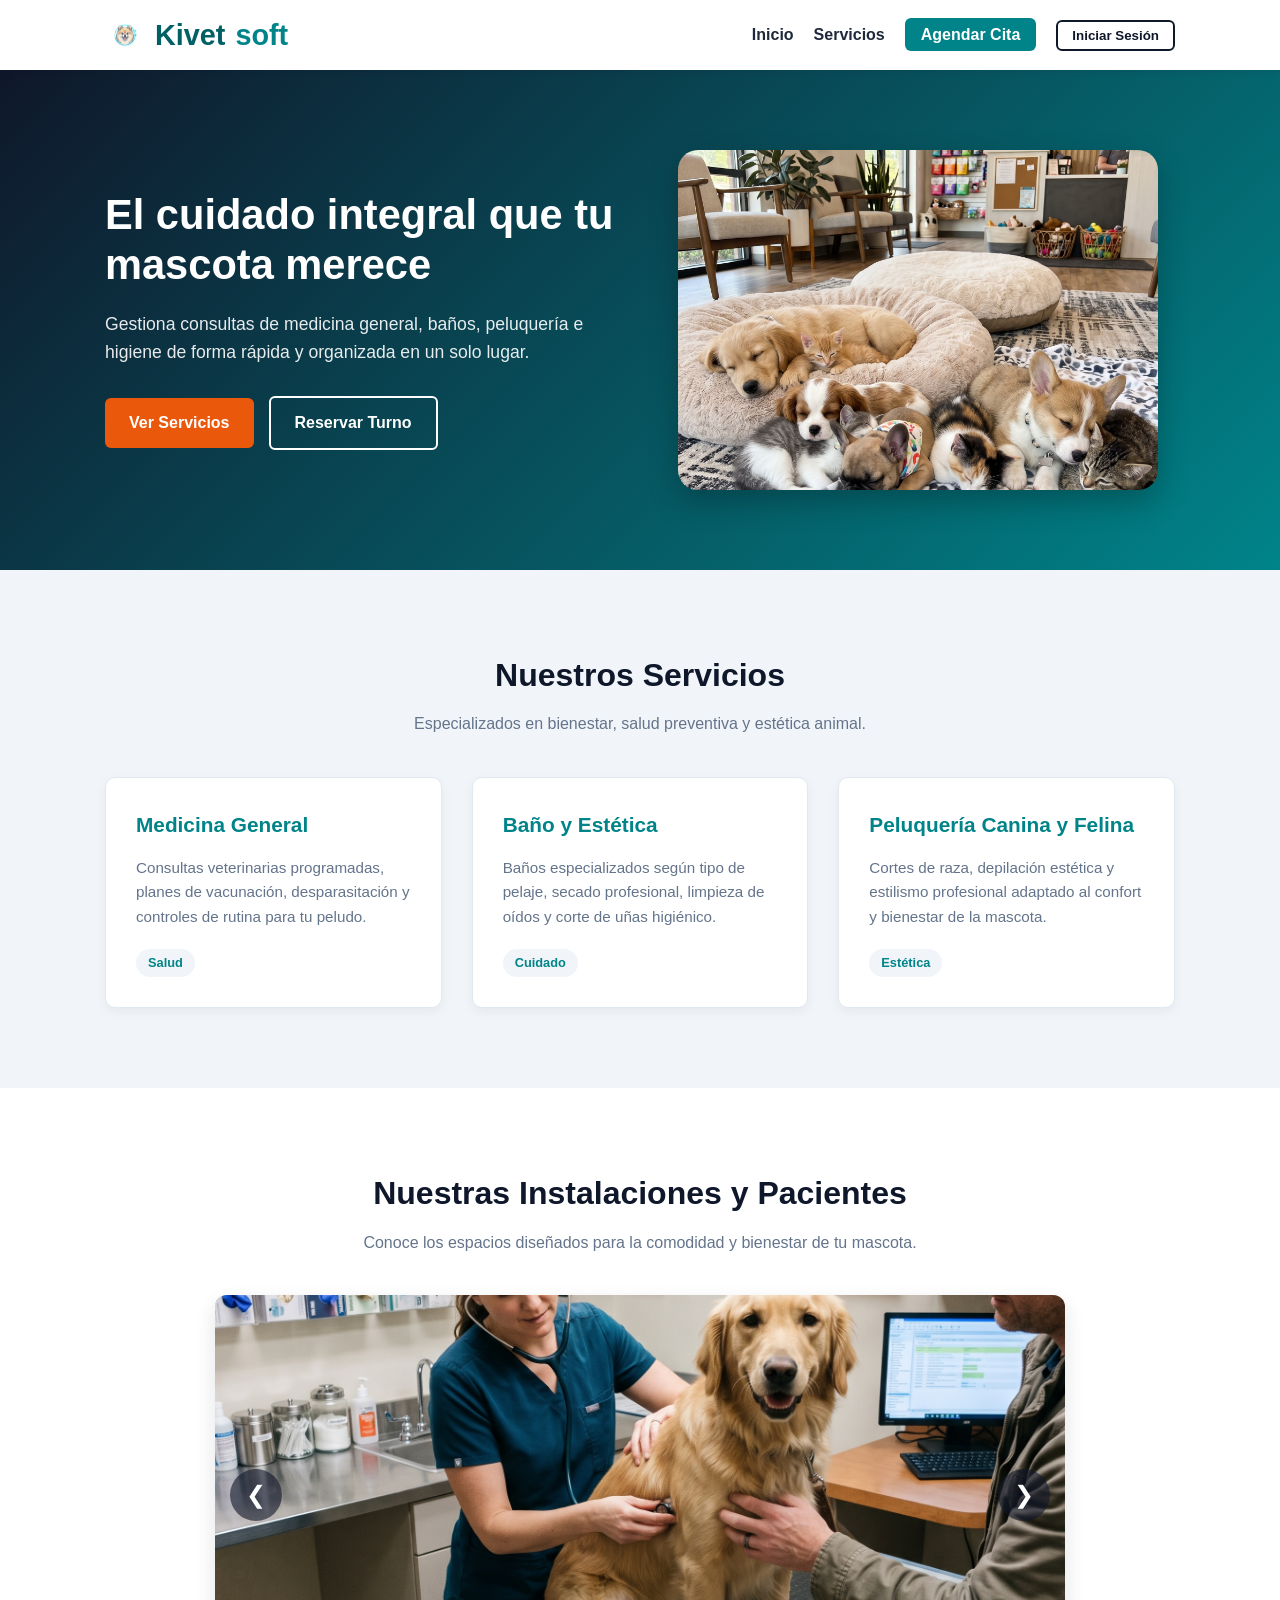
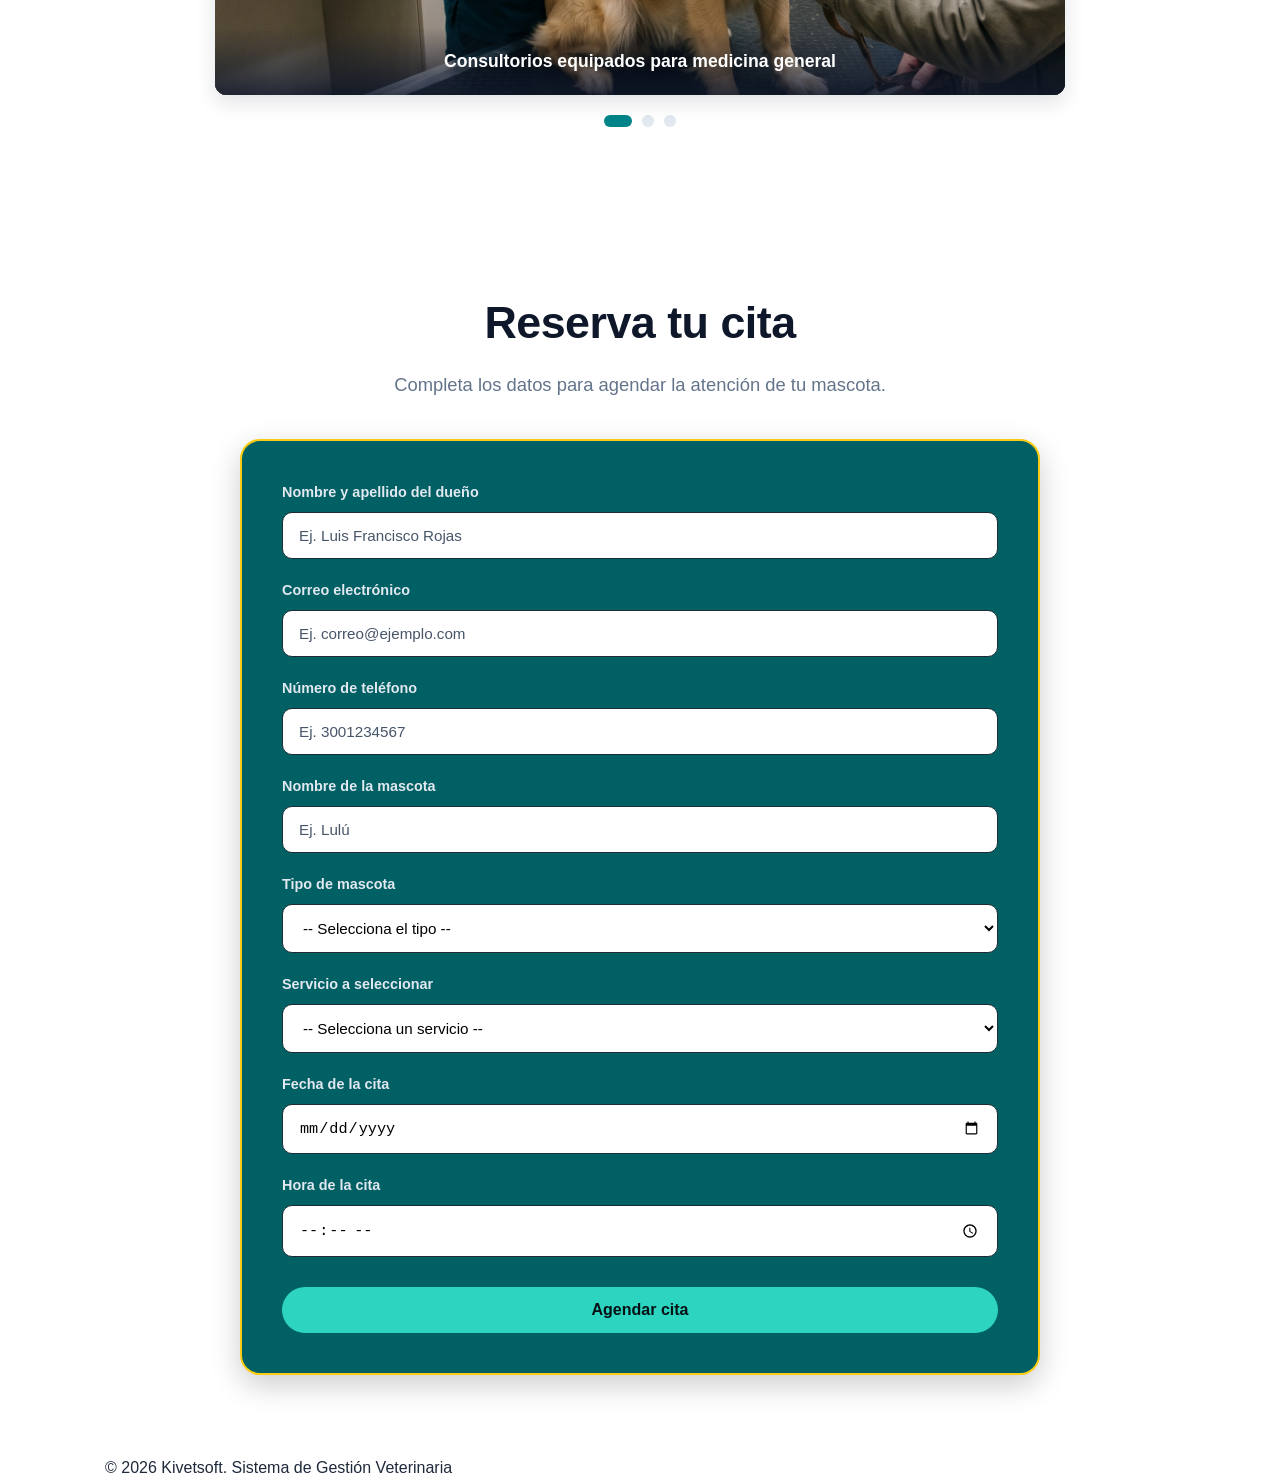
<file: index.html>
<!DOCTYPE html>
<html lang="es">

<head>
    <meta charset="UTF-8">
    <meta name="viewport" content="width=device-width, initial-scale=1.0">
    <title>Kivetsoft - Sistema de Cuidado y Medicina Veterinaria</title>
    <link rel="icon" type="image/png" href="img/Logo1.png">
    <link rel="stylesheet" href="css/styles.css">
</head>

<body>

    <!-- Encabezado y Barra de Navegación -->
    <header class="main-header">
        <div class="container nav-container">
            <h1 class="logo">
                <a href="#inicio" class="logo-link">
                    <img src="img/Logo1.png" alt="Logo Kivetsoft" class="logo-img">
                    Kivet<span>soft</span>
                </a>
            </h1>
            <nav class="nav-menu">
                <ul>
                    <li><a href="#inicio">Inicio</a></li>
                    <li><a href="#servicios">Servicios</a></li>
                    <li><a href="#citas" class="btn-nav">Agendar Cita</a></li>
                    <li><button id="open-login-btn" class="btn-login-nav">Iniciar Sesión</button></li>
                </ul>
            </nav>
        </div>
    </header>

    <!-- Sección Principal (Hero Section de 2 Columnas) -->
    <section id="inicio" class="hero-section">
        <div class="container hero-container">
            <!-- Columna Izquierda: Textos y Botones -->
            <div class="hero-text">
                <h2>El cuidado integral que tu mascota merece</h2>
                <p>Gestiona consultas de medicina general, baños, peluquería e higiene de forma rápida y organizada en
                    un solo lugar.</p>
                <div class="hero-buttons">
                    <a href="#servicios" class="btn btn-primary">Ver Servicios</a>
                    <a href="#citas" class="btn btn-secondary">Reservar Turno</a>
                </div>
            </div>

            <!-- Columna Derecha: Imagen con Bordes Redondeados -->
            <div class="hero-image-box">
                <img src="img/zona.jpg" alt="Mascota en Kivetsoft" class="hero-img">
            </div>
        </div>
    </section>

    <!-- Sección de Catálogo de Servicios -->
    <section id="servicios" class="services-section">
        <div class="container">
            <h3 class="section-title">Nuestros Servicios</h3>
            <p class="section-subtitle">Especializados en bienestar, salud preventiva y estética animal.</p>

            <div class="services-grid">
                <!-- Tarjeta 1: Medicina General -->
                <div class="service-card">
                    <h4>Medicina General</h4>
                    <p>Consultas veterinarias programadas, planes de vacunación, desparasitación y controles de rutina
                        para tu peludo.</p>
                    <span class="service-tag">Salud</span>
                </div>

                <!-- Tarjeta 2: Baño e Higiene -->
                <div class="service-card">
                    <h4>Baño y Estética</h4>
                    <p>Baños especializados según tipo de pelaje, secado profesional, limpieza de oídos y corte de uñas
                        higiénico.</p>
                    <span class="service-tag">Cuidado</span>
                </div>

                <!-- Tarjeta 3: Peluquería -->
                <div class="service-card">
                    <h4>Peluquería Canina y Felina</h4>
                    <p>Cortes de raza, depilación estética y estilismo profesional adaptado al confort y bienestar de la
                        mascota.</p>
                    <span class="service-tag">Estética</span>
                </div>
            </div>
        </div>
    </section>
    <!-- Sección de Carrusel de Fotos -->
    <section class="gallery-section">
        <div class="container">
            <h3 class="section-title">Nuestras Instalaciones y Pacientes</h3>
            <p class="section-subtitle">Conoce los espacios diseñados para la comodidad y bienestar de tu mascota.</p>

            <div class="carousel-container">
                <button class="carousel-btn prev-btn" id="prevBtn">&#10094;</button>

                <div class="carousel-track-container">
                    <ul class="carousel-track" id="carouselTrack">
                        <li class="carousel-slide current-slide">
                            <img src="img/consultorio1.jpg" alt="Consulta veterinaria">
                            <div class="slide-caption">Consultorios equipados para medicina general</div>
                        </li>
                        <li class="carousel-slide current-slide">
                            <img src="img/consultorio2.jpg" alt="Consulta veterinaria">
                            <div class="slide-caption">Consultorios equipados para medicina general</div>
                        </li>
                        <li class="carousel-slide current-slide">
                            <img src="img/consultorio3.jpg" alt="Consulta veterinaria">
                            <div class="slide-caption">Consultorios equipados para medicina general</div>
                        </li>
                        <li class="carousel-slide current-slide">
                            <img src="img/consultorio4.jpg" alt="Consulta veterinaria">
                            <div class="slide-caption">Consultorios equipados para medicina general</div>
                        </li>
                        <li class="carousel-slide">
                            <img src="img/peluqueria1.jpg" alt="Zona de peluquería">
                            <div class="slide-caption">Área de estética e higiene especializada</div>
                        </li>
                        <li class="carousel-slide">
                            <img src="img/peluqueria2.jpg" alt="Zona de peluquería">
                            <div class="slide-caption">Área de estética e higiene especializada</div>
                        </li>
                        <li class="carousel-slide">
                            <img src="img/peluqueria3.jpg" alt="Zona de peluquería">
                            <div class="slide-caption">Área de estética e higiene especializada</div>
                        </li>
                        <li class="carousel-slide">
                            <img src="img/peluqueria4.jpg" alt="Zona de peluquería">
                            <div class="slide-caption">Área de estética e higiene especializada</div>
                        </li>

                    </ul>
                </div>

                <button class="carousel-btn next-btn" id="nextBtn">&#10095;</button>
            </div>

            <!-- Indicadores (puntos) -->
            <div class="carousel-nav" id="carouselNav">
                <button class="carousel-indicator current-slide"></button>
                <button class="carousel-indicator"></button>
                <button class="carousel-indicator"></button>
            </div>
        </div>
    </section>

    <!-- Sección de Agendamiento -->
    <section id="citas" class="appointment-section">
        <div class="container">
            <div class="appointment-section-header">

                <h3 class="section-title">Reserva tu cita</h3>
                <p class="section-subtitle">Completa los datos para agendar la atención de tu mascota.</p>
            </div>

            <form id="appointment-form" class="appointment-form">
                <!-- Nombre y apellido del dueño -->
                <div class="form-group">
                    <label for="owner-name">Nombre y apellido del dueño</label>
                    <input type="text" id="owner-name" name="ownerName" required placeholder="Ej. Luis Francisco Rojas">
                </div>

                <!-- Correo -->
                <div class="form-group">
                    <label for="owner-email">Correo electrónico</label>
                    <input type="email" id="owner-email" name="ownerEmail" required
                        placeholder="Ej. correo@ejemplo.com">
                </div>

                <!-- Número de teléfono -->
                <div class="form-group">
                    <label for="owner-phone">Número de teléfono</label>
                    <input type="tel" id="owner-phone" name="ownerPhone" required placeholder="Ej. 3001234567">
                </div>

                <!-- Nombre de la mascota -->
                <div class="form-group">
                    <label for="pet-name">Nombre de la mascota</label>
                    <input type="text" id="pet-name" name="petName" required placeholder="Ej. Lulú">
                </div>

                <!-- Tipo de mascota -->
                <div class="form-group">
                    <label for="pet-type">Tipo de mascota</label>
                    <select id="pet-type" name="petType" required>
                        <option value="">-- Selecciona el tipo --</option>
                        <option value="Perro">Perro</option>
                        <option value="Gato">Gato</option>
                        <option value="Otro">Otro</option>
                    </select>
                </div>

                <!-- Servicio a seleccionar -->
                <div class="form-group">
                    <label for="service-select">Servicio a seleccionar</label>
                    <select id="service-select" name="service" required>
                        <option value="">-- Selecciona un servicio --</option>
                        <option value="Consulta general">Consulta general</option>
                        <option value="Vacunación / Desparasitación">Vacunación / Desparasitación</option>
                        <option value="Baño e Higiene">Baño e Higiene</option>
                        <option value="Peluquería">Peluquería</option>
                    </select>
                </div>

                <!-- Fecha de la cita -->
                <div class="form-group">
                    <label for="appointment-date">Fecha de la cita</label>
                    <input type="date" id="appointment-date" name="appointmentDate" required>
                </div>

                <!-- Hora de la cita -->
                <div class="form-group">
                    <label for="appointment-time">Hora de la cita</label>
                    <input type="time" id="appointment-time" name="appointmentTime" required>
                </div>

                <!-- Botón de Agendar -->
                <button type="submit" class="btn-confirm">Agendar cita</button>
            </form>

            <!-- Mensaje de Confirmación con Resumen (Oculto al inicio) -->
            <div id="success-alert" class="confirmation-alert" style="display: none;">
                <h4>¡Cita agendada con éxito! 🐾</h4>
                <div id="appointment-summary" class="appointment-summary-box"></div>
                <p class="confirmation-note"><strong>Días antes de su cita confirmaremos su asistencia vía WhatsApp
                        o correo.</strong></p>
            </div>
        </div>
        </div>
    </section>
    <!-- Modal de Inicio de Sesión (Solo Personal) -->
<div id="login-modal" class="modal-overlay">
    <div class="modal-content">
        <span class="modal-close">&times;</span>
        <h3 class="modal-title">Acceso Personal - Kivetsoft</h3>

        <form id="login-form">
            <!-- Correo Electrónico -->
            <div class="form-group">
                <label for="login-email">Correo Institucional:</label>
                <input type="email" id="login-email" required placeholder="personal@kivetsoft.com">
            </div>

            <!-- Contraseña -->
            <div class="form-group">
                <label for="login-password">Contraseña:</label>
                <input type="password" id="login-password" required placeholder="********">
            </div>

            <!-- Botón de Ingresar -->
            <button type="submit" class="btn-login-submit">Ingresar al Sistema</button>
        </form>
    </div>
</div>
    <!-- Pie de página -->
    <footer class="main-footer">
        <div class="container">
            <p>&copy; 2026 Kivetsoft. Sistema de Gestión Veterinaria</p>
        </div>
    </footer>

    <!-- Scripts -->
    <script src="js/main.js"></script>
</body>

</html>
</file>
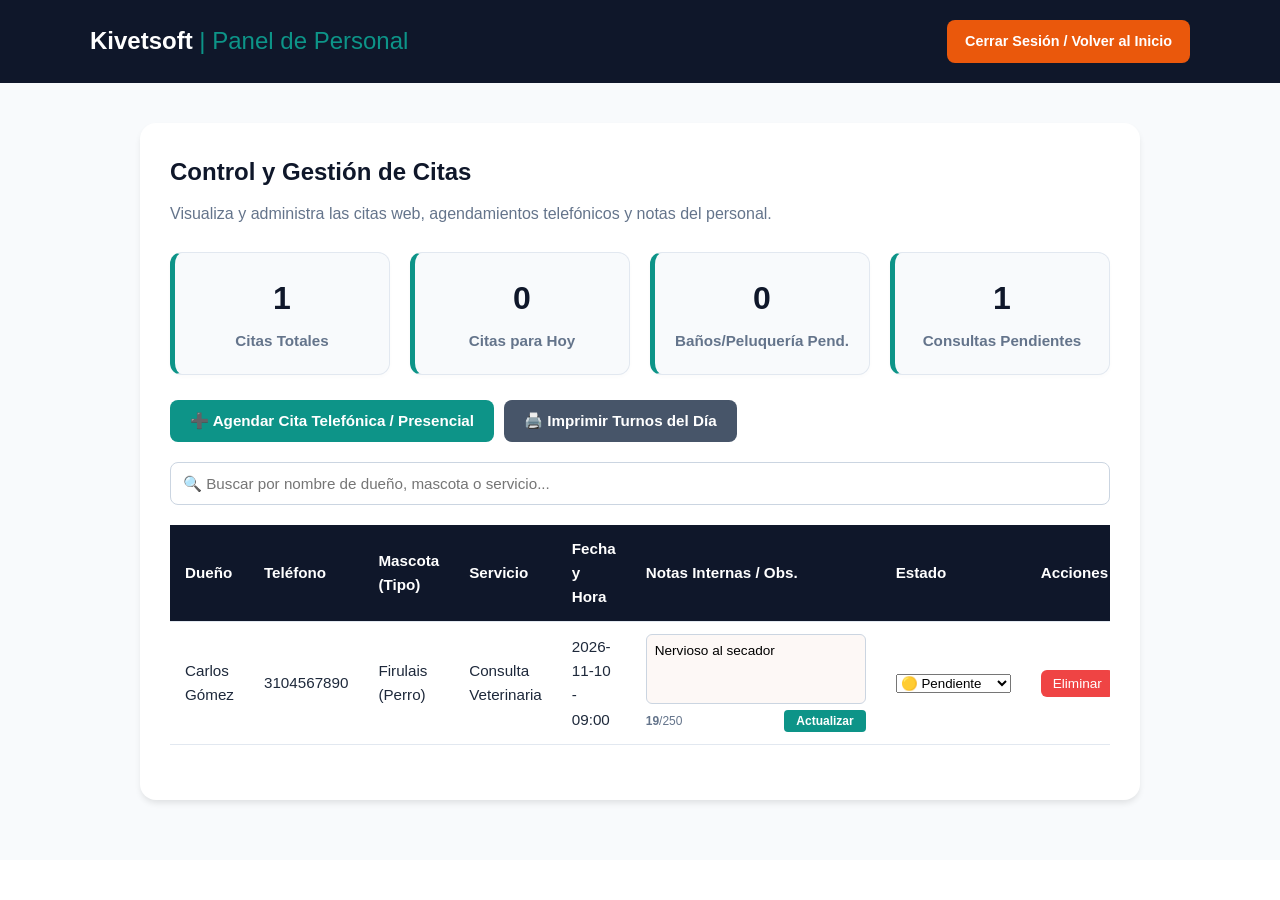
<file: staff.html>
<!DOCTYPE html>
<html lang="es">

<head>
    <meta charset="UTF-8">
    <meta name="viewport" content="width=device-width, initial-scale=1.0">
    <title>Panel Administrativo - Kivetsoft</title>
    <link rel="stylesheet" href="css/styles.css">
</head>

<body class="staff-body">

    <!-- Header del Panel -->
    <header class="staff-header">
        <div class="header-container">
            <h2>Kivetsoft <span>| Panel de Personal</span></h2>
            <a href="index.html" class="btn-logout">Cerrar Sesión / Volver al Inicio</a>
        </div>
    </header>

    <!-- Contenido Principal del Panel -->
    <main class="dashboard-section" style="display: block; min-height: 85vh; padding-top: 40px;">
        <div class="dashboard-container">
            <h2>Control y Gestión de Citas</h2>
            <p class="welcome-text">Visualiza y administra las citas web, agendamientos telefónicos y notas del
                personal.</p>

            <!-- Tarjetas de Estadísticas (KPIs Avanzados) -->
            <div class="kpi-grid">
                <div class="kpi-card">
                    <h3 id="total-appointments">0</h3>
                    <p>Citas Totales</p>
                </div>
                <div class="kpi-card">
                    <h3 id="today-appointments">0</h3>
                    <p>Citas para Hoy</p>
                </div>
                <div class="kpi-card">
                    <h3 id="pending-grooming">0</h3>
                    <p>Baños/Peluquería Pend.</p>
                </div>
                <div class="kpi-card">
                    <h3 id="pending-consultations">0</h3>
                    <p>Consultas Pendientes</p>
                </div>
            </div>

            <!-- Botones de Acción Rápida (No se imprimen) -->
            <div class="no-print" style="display: flex; gap: 10px; margin-bottom: 20px; flex-wrap: wrap;">
                <button id="toggle-manual-form" class="btn-primary-custom">➕ Agendar Cita Telefónica /
                    Presencial</button>
                <button id="print-agenda-btn" class="btn-secondary-custom">🖨️ Imprimir Turnos del Día</button>
            </div>

            <!-- Formulario Oculto para Agendar Manualmente -->
            <div id="manual-form-container" class="no-print"
                style="display: none; background: #f8fafc; padding: 20px; border-radius: 12px; border: 1px solid #cbd5e1; margin-bottom: 25px;">
                <h3 style="margin-bottom: 15px; color: #0f172a; font-size: 1.2rem;">Nueva Cita (Llamada / Recepción)
                </h3>
                <form id="manual-appointment-form"
                    style="display: grid; grid-template-columns: repeat(auto-fit, minmax(220px, 1fr)); gap: 15px;">
                    <div>
                        <label style="display:block; font-size:0.85rem; font-weight:600; margin-bottom:5px;">Nombre del
                            Dueño:</label>
                        <input type="text" id="manual-owner" required
                            style="width:100%; padding:10px; border:1px solid #cbd5e1; border-radius:6px;">
                    </div>
                    <div>
                        <label
                            style="display:block; font-size:0.85rem; font-weight:600; margin-bottom:5px;">Teléfono:</label>
                        <input type="tel" id="manual-phone" required
                            style="width:100%; padding:10px; border:1px solid #cbd5e1; border-radius:6px;">
                    </div>
                    <div>
                        <label style="display:block; font-size:0.85rem; font-weight:600; margin-bottom:5px;">Nombre de
                            la Mascota:</label>
                        <input type="text" id="manual-pet" required
                            style="width:100%; padding:10px; border:1px solid #cbd5e1; border-radius:6px;">
                    </div>
                    <div>
                        <label style="display:block; font-size:0.85rem; font-weight:600; margin-bottom:5px;">Tipo de
                            Mascota:</label>
                        <select id="manual-pet-type"
                            style="width:100%; padding:10px; border:1px solid #cbd5e1; border-radius:6px;">
                            <option value="Perro">Perro</option>
                            <option value="Gato">Gato</option>
                            <option value="Otro">Otro</option>
                        </select>
                    </div>
                    <div>
                        <label
                            style="display:block; font-size:0.85rem; font-weight:600; margin-bottom:5px;">Servicio:</label>
                        <select id="manual-service"
                            style="width:100%; padding:10px; border:1px solid #cbd5e1; border-radius:6px;">
                            <option value="Consulta Veterinaria">Consulta Veterinaria</option>
                            <option value="Baño y Peluquería">Baño y Peluquería</option>
                            <option value="Vacunación">Vacunación</option>
                            <option value="Control General">Control General</option>
                        </select>
                    </div>
                    <div>
                        <label
                            style="display:block; font-size:0.85rem; font-weight:600; margin-bottom:5px;">Fecha:</label>
                        <input type="date" id="manual-date" required
                            style="width:100%; padding:10px; border:1px solid #cbd5e1; border-radius:6px;">
                    </div>
                    <div>
                        <label
                            style="display:block; font-size:0.85rem; font-weight:600; margin-bottom:5px;">Hora:</label>
                        <input type="time" id="manual-time" required
                            style="width:100%; padding:10px; border:1px solid #cbd5e1; border-radius:6px;">
                    </div>
                    <div style="grid-column: 1 / -1; display: flex; gap: 10px; justify-content: flex-end;">
                        <button type="submit"
                            style="background: #0d9488; color: white; border: none; padding: 10px 20px; border-radius: 6px; font-weight: 600; cursor: pointer;">Guardar
                            Cita Telefónica</button>
                    </div>
                </form>
            </div>

            <!-- Barra de Búsqueda Rápida (No se imprime) -->
            <div class="search-bar-container no-print" style="margin-bottom: 20px;">
                <input type="text" id="search-input" placeholder="🔍 Buscar por nombre de dueño, mascota o servicio..."
                    style="width: 100%; padding: 12px; border: 1px solid #cbd5e1; border-radius: 8px; font-size: 0.95rem; outline: none;">
            </div>

            <div class="table-responsive">
                <table class="admin-table">
                    <thead>
                        <tr>
                            <th>Dueño</th>
                            <th>Teléfono</th>
                            <th>Mascota (Tipo)</th>
                            <th>Servicio</th>
                            <th>Fecha y Hora</th>
                            <th>Notas Internas / Obs.</th>
                            <th>Estado</th>
                            <th class="no-print">Acciones</th>
                        </tr>
                    </thead>
                    <tbody id="admin-appointments-tbody">
                        <!-- Las citas se cargarán aquí dinámicamente -->
                    </tbody>
                </table>
            </div>
        </div>
    </main>

    <script src="js/staff.js"></script>
</body>

</html>
</file>
<file: css/styles.css>
/* --- Variables y Configuración Global (Paleta Oficial Kivetsoft) --- */
:root {
  --primary-color: #008489;
  --primary-dark: #006064;
  --secondary-color: #0f172a;
  --tertiary-color: #ea580c;
  --light-bg: #f1f5f9;
  --white: #ffffff;
  --text-color: #1e293b;
  --gray-color: #64748b;
  --border-color: #e2e8f0;
  --transition: all 0.3s ease;
}

*,
*:before,
*:after {
  margin: 0;
  padding: 0;
  box-sizing: border-box;
}

html {
  scroll-behavior: smooth;
  max-width: 100%;
  overflow-x: hidden;
}

body {
  font-family: "Inter", "Segoe UI", Tahoma, Geneva, Verdana, sans-serif;
  color: var(--text-color);
  background-color: var(--white);
  line-height: 1.6;
  max-width: 100%;
  overflow-x: hidden;
}

.container {
  width: 90%;
  max-width: 1100px;
  margin: 0 auto;
  padding: 0 15px;
}

/* --- Encabezado y Navegación --- */
.main-header {
  background-color: var(--white);
  box-shadow: 0 2px 8px rgba(15, 23, 42, 0.08);
  position: sticky;
  top: 0;
  z-index: 1000;
  width: 100%;
}

.nav-container {
  max-width: 1100px;
  margin: 0 auto;
  display: flex;
  justify-content: space-between;
  align-items: center;
  height: 70px;
  padding: 0 15px;
}

.logo {
  display: flex;
  align-items: center;
  gap: 10px;
  font-size: 1.8rem;
  font-weight: 700;
  color: var(--secondary-color);
}

.logo a {
  display: flex;
  align-items: center;
  gap: 10px;
  text-decoration: none;
  color: var(--primary-dark);
}

.logo-icon {
  display: flex;
  align-items: center;
  justify-content: center;
  width: 38px;
  height: 38px;
  background-color: var(--primary-color);
  color: var(--white);
  border-radius: 50%;
  font-size: 1.2rem;
}

.logo-img {
  width: 40px;
  height: auto;
  object-fit: contain;
}

.logo span {
  color: var(--primary-color);
}

.nav-menu ul {
  display: flex;
  list-style: none;
  align-items: center;
  gap: 20px;
}

.nav-menu a {
  text-decoration: none;
  color: var(--text-color);
  font-weight: 600;
  transition: var(--transition);
}

.nav-menu a:hover {
  color: var(--primary-color);
}

.btn-nav {
  background-color: var(--primary-color);
  color: var(--white) !important;
  padding: 8px 16px;
  border-radius: 6px;
}

.btn-nav:hover {
  background-color: var(--primary-dark);
}

.btn-login-nav {
  background: transparent;
  border: 2px solid var(--secondary-color);
  color: var(--secondary-color);
  padding: 6px 14px;
  border-radius: 6px;
  font-weight: 600;
  cursor: pointer;
  transition: var(--transition);
}

.btn-login-nav:hover {
  background-color: var(--secondary-color);
  color: var(--white);
}

/* --- Sección Hero de 2 Columnas --- */
.hero-section {
  background: linear-gradient(135deg, #0f172a 0%, #008489 100%);
  padding: 80px 0;
  color: #ffffff;
}

.hero-container {
  display: flex;
  align-items: center;
  justify-content: space-between;
  gap: 40px;
  max-width: 1100px;
  margin: 0 auto;
  padding: 0 15px;
}

.hero-text {
  flex: 1;
  max-width: 550px;
  text-align: left;
}

.hero-text h2 {
  font-size: 2.6rem;
  font-weight: 700;
  line-height: 1.2;
  margin-bottom: 20px;
}

.hero-text p {
  font-size: 1.1rem;
  margin-bottom: 30px;
  opacity: 0.9;
  line-height: 1.6;
}

.hero-buttons {
  display: flex;
  gap: 15px;
  align-items: center;
  margin-top: 25px;
}

.hero-buttons .btn {
  display: inline-block;
  padding: 12px 24px;
  border-radius: 6px;
  text-decoration: none;
  font-weight: 600;
  transition: all 0.3s ease;
  cursor: pointer;
  border: none;
}

.hero-buttons .btn-primary {
  background-color: #ea580c !important;
  color: #ffffff !important;
}

.hero-buttons .btn-primary:hover {
  background-color: #c2410c !important;
}

.hero-buttons .btn-secondary {
  background-color: transparent !important;
  color: #ffffff !important;
  border: 2px solid #ffffff !important;
}

.hero-buttons .btn-secondary:hover {
  background-color: #ffffff !important;
  color: #0f172a !important;
}

.hero-image-box {
  flex: 1;
  display: flex;
  justify-content: center;
}

.hero-img {
  width: 100%;
  max-width: 480px;
  height: 340px;
  object-fit: cover;
  border-radius: 20px;
  box-shadow: 0 12px 30px rgba(0, 0, 0, 0.25);
}

/* --- Secciones y Títulos --- */
.section-title {
  text-align: center;
  font-size: 2rem;
  color: var(--secondary-color);
  margin-bottom: 10px;
}

.section-subtitle {
  text-align: center;
  color: var(--gray-color);
  margin-bottom: 40px;
}

/* --- Servicios --- */
.services-section {
  padding: 80px 0;
  background-color: var(--light-bg);
}

.services-grid {
  display: grid;
  grid-template-columns: repeat(auto-fit, minmax(300px, 1fr));
  gap: 30px;
  max-width: 1100px;
  margin: 0 auto;
}

.service-card {
  background: var(--white);
  padding: 30px;
  border-radius: 10px;
  box-shadow: 0 4px 12px rgba(15, 23, 42, 0.05);
  transition: var(--transition);
  position: relative;
  border: 1px solid var(--border-color);
}

.service-card:hover {
  transform: translateY(-5px);
  box-shadow: 0 10px 20px rgba(15, 23, 42, 0.1);
}

.service-card h4 {
  color: var(--primary-color);
  font-size: 1.3rem;
  margin-bottom: 15px;
}

.service-card p {
  color: var(--gray-color);
  margin-bottom: 20px;
  font-size: 0.95rem;
}

.service-tag {
  display: inline-block;
  background-color: var(--light-bg);
  color: var(--primary-color);
  padding: 4px 12px;
  border-radius: 20px;
  font-size: 0.8rem;
  font-weight: 600;
}

/* --- Sección de Carrusel --- */
.gallery-section {
  padding: 80px 0;
  background-color: var(--white);
}

.carousel-container {
  position: relative;
  max-width: 850px;
  height: 400px;
  margin: 0 auto;
  border-radius: 12px;
  overflow: hidden;
  box-shadow: 0 8px 20px rgba(15, 23, 42, 0.12);
}

.carousel-track-container {
  height: 100%;
  position: relative;
}

.carousel-track {
  padding: 0;
  margin: 0;
  list-style: none;
  position: relative;
  height: 100%;
  transition: transform 0.4s ease-in-out;
}

.carousel-slide {
  position: absolute;
  top: 0;
  bottom: 0;
  width: 100%;
  display: none;
}

.carousel-slide.current-slide {
  display: block;
}

.carousel-slide img {
  width: 100%;
  height: 100%;
  object-fit: cover;
}

.slide-caption {
  position: absolute;
  bottom: 0;
  left: 0;
  width: 100%;
  background: linear-gradient(transparent, rgba(15, 23, 42, 0.85));
  color: var(--white);
  padding: 20px;
  text-align: center;
  font-size: 1.1rem;
  font-weight: 600;
}

.carousel-btn {
  position: absolute;
  top: 50%;
  transform: translateY(-50%);
  background: rgba(15, 23, 42, 0.6);
  color: var(--white);
  border: none;
  font-size: 1.5rem;
  padding: 12px 16px;
  cursor: pointer;
  border-radius: 50%;
  z-index: 10;
  transition: var(--transition);
}

.carousel-btn:hover {
  background: var(--primary-color);
}

.prev-btn {
  left: 15px;
}

.next-btn {
  right: 15px;
}

.carousel-nav {
  display: flex;
  justify-content: center;
  gap: 10px;
  margin-top: 20px;
}

.carousel-indicator {
  border: 0;
  border-radius: 50%;
  width: 12px;
  height: 12px;
  background-color: var(--border-color);
  cursor: pointer;
  transition: var(--transition);
}

.carousel-indicator.current-slide {
  background-color: var(--primary-color);
  width: 28px;
  border-radius: 10px;
}

/* --- Sección de Citas --- */
.appointment-section {
  padding: 80px 0;
  background-color: #ffffff;
  display: flex;
  justify-content: center;
}

#appointment-form {
  background-color: #006064;
  border: 2px solid #facc15;
  border-radius: 20px;
  padding: 40px;
  max-width: 800px;
  width: 100%;
  margin: 0 auto;
  color: #ffffff;
  box-shadow: 0 10px 30px rgba(0, 0, 0, 0.2);
}

#appointment-form .form-group {
  margin-bottom: 20px;
}

#appointment-form label {
  display: block;
  font-size: 0.9rem;
  font-weight: 600;
  color: #e2e8f0;
  margin-bottom: 8px;
}

#appointment-form input[type="text"],
#appointment-form input[type="email"],
#appointment-form input[type="tel"],
#appointment-form input[type="date"],
#appointment-form input[type="time"],
#appointment-form input[type="datetime-local"],
#appointment-form select {
  width: 100%;
  padding: 14px 16px;
  background-color: #fff;
  border: 1px solid #1e2d35;
  border-radius: 10px;
  color: #000000;
  font-size: 0.95rem;
  outline: none;
  transition: var(--transition);
}

#appointment-form input::placeholder {
  color: #475569;
}

#appointment-form input:focus,
#appointment-form select:focus {
  border-color: #2dd4bf;
  box-shadow: 0 0 0 2px rgba(45, 212, 191, 0.3);
}

#appointment-form button[type="submit"] {
  width: 100%;
  padding: 14px;
  background-color: #2dd4bf;
  color: #061115;
  font-size: 1rem;
  font-weight: 700;
  border: none;
  border-radius: 25px;
  cursor: pointer;
  margin-top: 10px;
  transition: var(--transition);
}

#appointment-form button[type="submit"]:hover {
  background-color: #14b8a6;
  transform: translateY(-2px);
}

/* --- Alerta de Confirmación y Resumen de Cita --- */
.confirmation-alert {
  margin-top: 25px;
  background-color: #064e3b;
  border: 1px solid #34d399;
  color: #ffffff;
  padding: 20px;
  border-radius: 12px;
  text-align: center;
  box-shadow: 0 4px 12px rgba(0, 0, 0, 0.15);
  animation: fadeIn 0.4s ease-in-out;
}

.confirmation-alert h4 {
  font-size: 1.2rem;
  color: #34d399;
  margin-bottom: 8px;
}

.appointment-summary-box {
  background-color: #061115;
  border: 1px solid #1e2d35;
  border-radius: 10px;
  padding: 15px;
  margin: 15px 0;
  text-align: left;
}

.summary-details p {
  font-size: 0.9rem;
  color: #e2e8f0;
  margin-bottom: 6px;
}

.confirmation-note {
  font-size: 0.9rem;
  color: #2dd4bf;
  margin-top: 15px;
  line-height: 1.4;
}

@keyframes fadeIn {
  from {
    opacity: 0;
    transform: translateY(10px);
  }
  to {
    opacity: 1;
    transform: translateY(0);
  }
}

/* --- Ventana Modal de Iniciar Sesión --- */
.modal-overlay {
  display: none;
  position: fixed;
  top: 0;
  left: 0;
  width: 100%;
  height: 100%;
  background-color: rgba(15, 23, 42, 0.75);
  z-index: 2000;
  justify-content: center;
  align-items: center;
  backdrop-filter: blur(4px);
}

.modal-content {
  background-color: #ffffff;
  padding: 35px 30px;
  border-radius: 16px;
  width: 90%;
  max-width: 420px;
  position: relative;
  box-shadow:
    0 20px 25px -5px rgba(0, 0, 0, 0.3),
    0 10px 10px -5px rgba(0, 0, 0, 0.2);
  animation: modalFadeIn 0.3s ease-in-out;
}

@keyframes modalFadeIn {
  from {
    opacity: 0;
    transform: translateY(-20px);
  }
  to {
    opacity: 1;
    transform: translateY(0);
  }
}

.modal-close {
  position: absolute;
  top: 15px;
  right: 20px;
  font-size: 1.8rem;
  font-weight: bold;
  color: #64748b;
  cursor: pointer;
  transition: var(--transition);
}

.modal-close:hover {
  color: #0f172a;
}

.modal-title {
  text-align: center;
  color: #0f172a;
  font-size: 1.5rem;
  font-weight: 700;
  margin-bottom: 24px;
}

#login-form .form-group {
  margin-bottom: 18px;
  display: flex;
  flex-direction: column;
  align-items: flex-start;
}

#login-form label {
  display: block;
  font-size: 0.9rem;
  font-weight: 600;
  color: #334155;
  margin-bottom: 6px;
}

#login-form input[type="email"],
#login-form input[type="password"],
#login-form select {
  width: 100%;
  padding: 12px 14px;
  background-color: #f8fafc;
  border: 1px solid #cbd5e1;
  border-radius: 8px;
  font-size: 0.95rem;
  color: #0f172a;
  outline: none;
  transition: var(--transition);
}

#login-form input:focus,
#login-form select:focus {
  border-color: #008489;
  background-color: #ffffff;
  box-shadow: 0 0 0 3px rgba(0, 132, 137, 0.15);
}

#login-form button[type="submit"] {
  width: 100%;
  padding: 12px;
  background-color: #ea580c;
  color: #ffffff;
  font-size: 1rem;
  font-weight: 700;
  border: none;
  border-radius: 8px;
  cursor: pointer;
  margin-top: 10px;
  transition: var(--transition);
}

#login-form button[type="submit"]:hover {
  background-color: #c2410c;
  transform: translateY(-1px);
}

/* --- Título de la Sección de Citas --- */
.appointment-section-header {
  text-align: center;
  margin-bottom: 40px;
}

.appointment-section-header .section-title {
  font-size: 2.8rem;
  font-weight: 800;
  color: var(--secondary-color, #0f172a);
  margin-bottom: 12px;
  letter-spacing: -0.5px;
}

.appointment-section-header .section-subtitle {
  font-size: 1.15rem;
  color: var(--gray-color, #64748b);
  max-width: 600px;
  margin: 0 auto;
  line-height: 1.5;
}

/* --- Dashboards y Panel Administrativo --- */
.dashboard-section {
  padding: 60px 20px;
  background-color: #f8fafc;
  min-height: 80vh;
}

.dashboard-container {
  max-width: 1000px;
  margin: 0 auto;
  background: #ffffff;
  padding: 30px;
  border-radius: 16px;
  box-shadow: 0 4px 6px -1px rgba(0, 0, 0, 0.1);
}

.dashboard-container h2 {
  color: #0f172a;
  margin-bottom: 10px;
}

.welcome-text {
  color: #64748b;
  margin-bottom: 25px;
}

.dashboard-grid {
  display: grid;
  grid-template-columns: repeat(auto-fit, minmax(280px, 1fr));
  gap: 20px;
  margin-bottom: 30px;
}

.dashboard-grid .card {
  background: #f1f5f9;
  padding: 20px;
  border-radius: 12px;
  border-left: 5px solid #0d9488;
}

.badge-status {
  display: inline-block;
  background-color: #dcfce7;
  color: #166534;
  padding: 4px 10px;
  border-radius: 20px;
  font-size: 0.85rem;
  font-weight: 600;
  margin-top: 10px;
}

/* Tabla administrativa */
.table-responsive {
  width: 100%;
  overflow-x: auto;
  -webkit-overflow-scrolling: touch;
  margin-bottom: 25px;
}

.admin-table {
  width: 100%;
  border-collapse: collapse;
  text-align: left;
  min-width: 650px;
}

.admin-table th,
.admin-table td {
  padding: 12px 15px;
  border-bottom: 1px solid #e2e8f0;
  font-size: 0.95rem;
}

.admin-table th {
  background-color: #0f172a;
  color: #ffffff;
}

.btn-delete {
  background-color: #ef4444;
  color: white;
  border: none;
  padding: 6px 12px;
  border-radius: 6px;
  cursor: pointer;
  font-size: 0.85rem;
  transition: background 0.2s;
}

.btn-delete:hover {
  background-color: #dc2626;
}

.btn-logout {
  background-color: #64748b;
  color: white;
  border: none;
  padding: 10px 20px;
  border-radius: 8px;
  cursor: pointer;
  font-weight: 600;
  transition: background 0.2s;
}

.btn-logout:hover {
  background-color: #475569;
}

/* Header del Panel de Personal */
.staff-header {
  background-color: #0f172a;
  color: #ffffff;
  padding: 20px 40px;
}

.staff-header .header-container {
  max-width: 1100px;
  margin: 0 auto;
  display: flex;
  justify-content: space-between;
  align-items: center;
  flex-wrap: wrap;
  gap: 15px;
  width: 100%;
}

.staff-header h2 {
  color: #ffffff;
  font-size: 1.5rem;
  margin: 0;
}

.staff-header h2 span {
  color: #0d9488;
  font-weight: 400;
}

.staff-header .btn-logout {
  background-color: #ea580c;
  color: white;
  text-decoration: none;
  padding: 10px 18px;
  border-radius: 8px;
  font-weight: 600;
  font-size: 0.9rem;
  transition: background-color 0.2s;
}

.staff-header .btn-logout:hover {
  background-color: #c2410c;
}

.btn-primary-custom {
  background-color: #0d9488;
  color: white;
  border: none;
  padding: 12px 20px;
  border-radius: 8px;
  font-weight: 600;
  cursor: pointer;
  font-size: 0.95rem;
  transition: background-color 0.2s;
}

.btn-primary-custom:hover {
  background-color: #0f766e;
}

.btn-secondary-custom {
  background-color: #475569;
  color: white;
  border: none;
  padding: 12px 20px;
  border-radius: 8px;
  font-weight: 600;
  cursor: pointer;
  font-size: 0.95rem;
  transition: background-color 0.2s;
}

.btn-secondary-custom:hover {
  background-color: #334155;
}

/* KPIs / Cápsulas */
.kpi-grid {
  display: grid !important;
  grid-template-columns: repeat(auto-fit, minmax(210px, 1fr)) !important;
  gap: 20px !important;
  margin-bottom: 25px !important;
}

.kpi-card {
  background: #f8fafc !important;
  border: 1px solid #e2e8f0 !important;
  padding: 20px !important;
  border-radius: 12px !important;
  border-left: 5px solid #0d9488 !important;
  text-align: center !important;
  box-shadow: 0 2px 4px rgba(0, 0, 0, 0.02) !important;
}

.kpi-card h3 {
  font-size: 2rem !important;
  color: #0f172a !important;
  margin-bottom: 5px !important;
}

.kpi-card p {
  color: #64748b !important;
  font-size: 0.95rem !important;
  font-weight: 600 !important;
  margin: 0 !important;
}

/* Notas Internas Avanzadas */
.notes-container {
  display: flex;
  flex-direction: column;
  gap: 6px;
  min-width: 220px;
}

.notes-textarea {
  width: 100%;
  height: 70px;
  padding: 8px;
  border: 1px solid #cbd5e1;
  border-radius: 6px;
  font-size: 0.85rem;
  font-family: inherit;
  resize: none;
  outline: none;
  background: #fdf8f6;
  transition: border-color 0.2s;
}

.notes-textarea:focus {
  border-color: #0d9488;
  background: #fff;
}

.notes-footer {
  display: flex;
  justify-content: space-between;
  align-items: center;
}

.char-counter {
  font-size: 0.75rem;
  color: #64748b;
}

.btn-save-note {
  background-color: #0d9488;
  color: white;
  border: none;
  padding: 4px 12px;
  border-radius: 4px;
  font-size: 0.75rem;
  font-weight: 600;
  cursor: pointer;
  transition: background-color 0.2s;
}

.btn-save-note:hover {
  background-color: #0f766e;
}

/* --- Adaptación Responsive para Dispositivos Móviles --- */
@media (max-width: 768px) {
  .nav-container {
    flex-direction: column;
    height: auto;
    padding: 15px;
    gap: 15px;
  }

  .nav-menu ul {
    flex-direction: column;
    gap: 10px;
    width: 100%;
    text-align: center;
  }

  .hero-container {
    flex-direction: column;
    text-align: center;
    padding: 20px 15px;
  }

  .hero-text {
    text-align: center;
    max-width: 100%;
  }

  .hero-text h2 {
    font-size: 2rem;
  }

  .hero-buttons {
    justify-content: center;
    flex-direction: column;
    width: 100%;
  }

  .hero-buttons .btn {
    width: 100%;
    text-align: center;
  }

  .staff-header .header-container {
    flex-direction: column;
    text-align: center;
  }

  .kpi-grid {
    grid-template-columns: 1fr !important;
  }
}

/* --- Configuración para Impresión en Papel / PDF --- */
@media print {
  body {
    background-color: #ffffff;
  }
  .staff-header,
  .no-print,
  .btn-delete,
  .status-select,
  .notes-textarea,
  .btn-save-note {
    display: none !important;
  }
  .dashboard-section {
    padding: 0;
    background: white;
  }
  .dashboard-container {
    box-shadow: none;
    padding: 0;
    margin: 0;
    max-width: 100%;
  }
  .admin-table th,
  .admin-table td {
    border: 1px solid #000;
    color: #000;
  }
}
</file>
